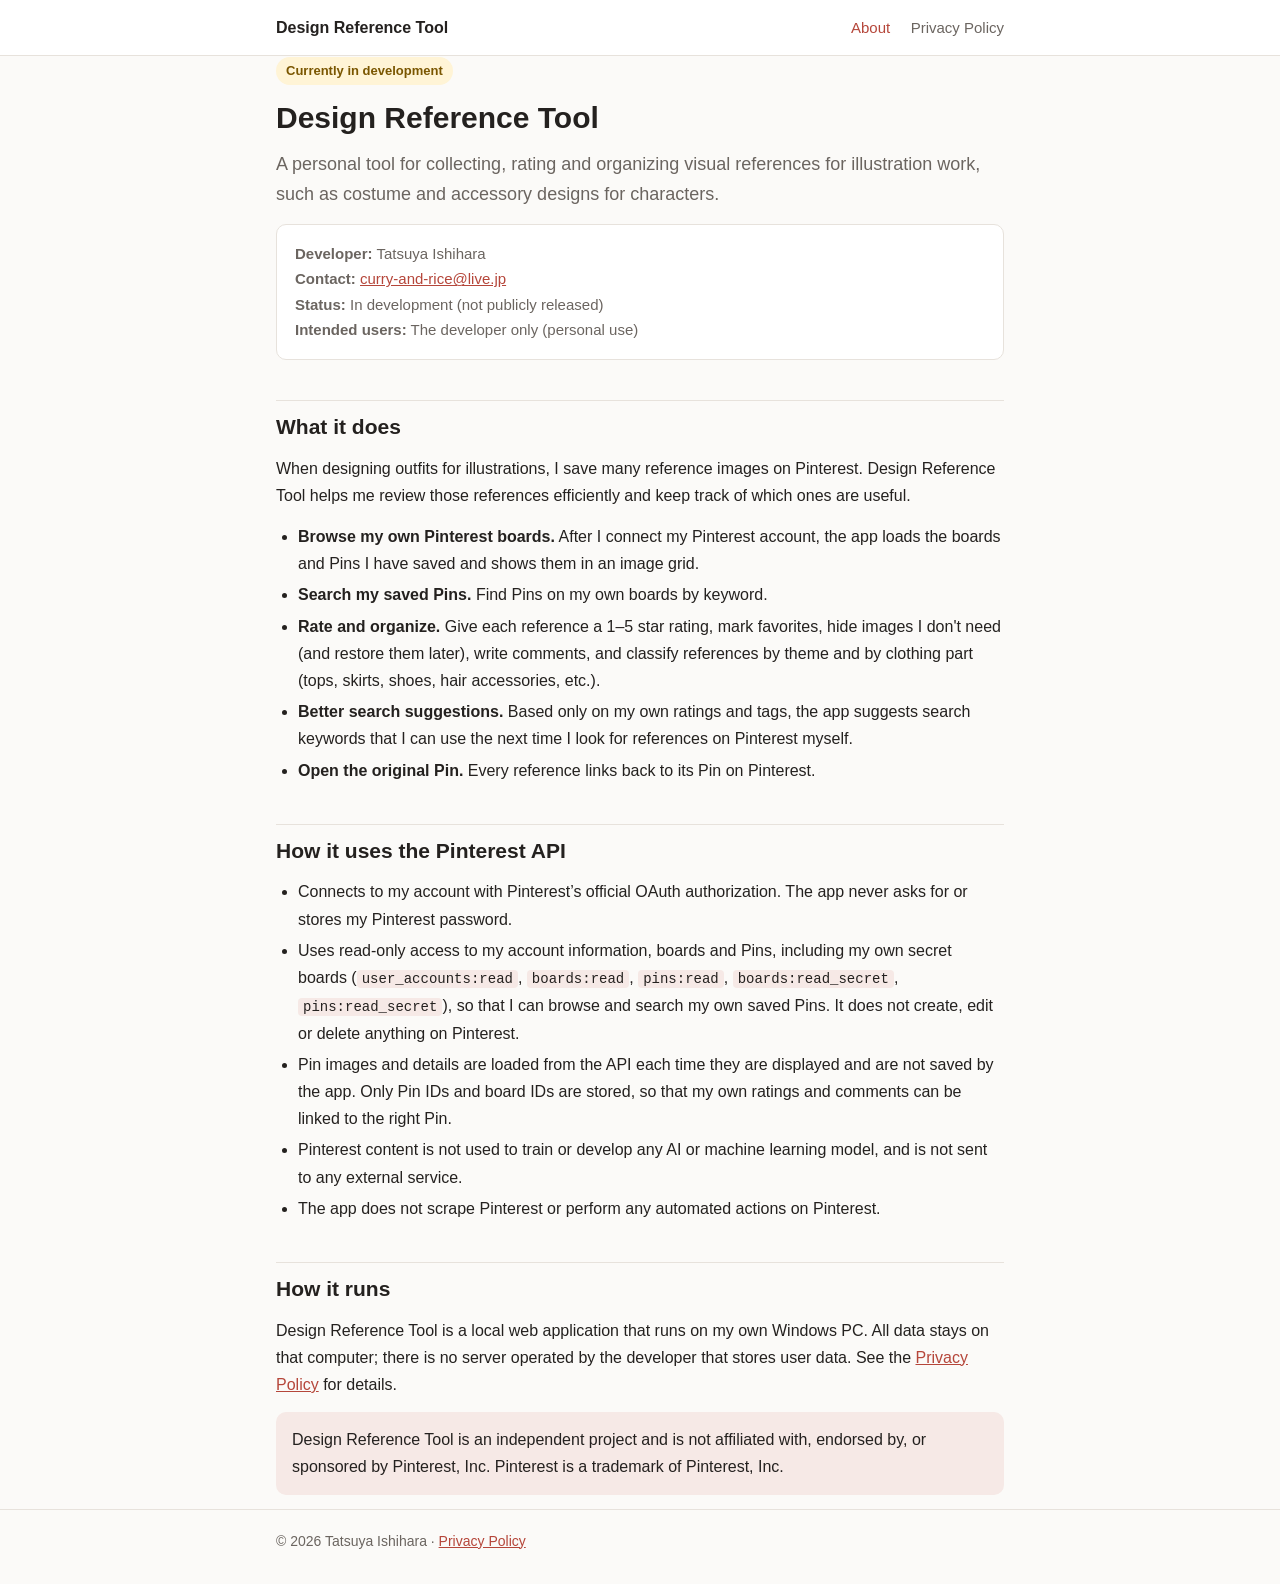
<file: index.html>
<!doctype html>
<html lang="en">
<head>
<meta charset="utf-8">
<meta name="viewport" content="width=device-width, initial-scale=1">
<title>Design Reference Tool</title>
<meta name="description" content="Design Reference Tool is a personal app for collecting and organizing visual references for illustration work.">
<link rel="stylesheet" href="style.css">
</head>
<body>
<header class="site">
  <div class="wrap">
    <a class="brand" href="./">Design Reference Tool</a>
    <nav>
      <a href="./" aria-current="page">About</a>
      <a href="privacy.html">Privacy Policy</a>
    </nav>
  </div>
</header>

<main class="wrap">
  <span class="badge">Currently in development</span>
  <h1>Design Reference Tool</h1>
  <p class="lead">A personal tool for collecting, rating and organizing visual references for illustration work, such as costume and accessory designs for characters.</p>

  <div class="card meta">
    <strong>Developer:</strong> Tatsuya Ishihara<br>
    <strong>Contact:</strong> <a href="mailto:curry-and-rice@live.jp">curry-and-rice@live.jp</a><br>
    <strong>Status:</strong> In development (not publicly released)<br>
    <strong>Intended users:</strong> The developer only (personal use)
  </div>

  <h2>What it does</h2>
  <p>When designing outfits for illustrations, I save many reference images on Pinterest. Design Reference Tool helps me review those references efficiently and keep track of which ones are useful.</p>
  <ul>
    <li><strong>Browse my own Pinterest boards.</strong> After I connect my Pinterest account, the app loads the boards and Pins I have saved and shows them in an image grid.</li>
    <li><strong>Search my saved Pins.</strong> Find Pins on my own boards by keyword.</li>
    <li><strong>Rate and organize.</strong> Give each reference a 1&ndash;5 star rating, mark favorites, hide images I don't need (and restore them later), write comments, and classify references by theme and by clothing part (tops, skirts, shoes, hair accessories, etc.).</li>
    <li><strong>Better search suggestions.</strong> Based only on my own ratings and tags, the app suggests search keywords that I can use the next time I look for references on Pinterest myself.</li>
    <li><strong>Open the original Pin.</strong> Every reference links back to its Pin on Pinterest.</li>
  </ul>

  <h2>How it uses the Pinterest API</h2>
  <ul>
    <li>Connects to my account with Pinterest&rsquo;s official OAuth authorization. The app never asks for or stores my Pinterest password.</li>
    <li>Uses read-only access to my account information, boards and Pins, including my own secret boards (<code>user_accounts:read</code>, <code>boards:read</code>, <code>pins:read</code>, <code>boards:read_secret</code>, <code>pins:read_secret</code>), so that I can browse and search my own saved Pins. It does not create, edit or delete anything on Pinterest.</li>
    <li>Pin images and details are loaded from the API each time they are displayed and are not saved by the app. Only Pin IDs and board IDs are stored, so that my own ratings and comments can be linked to the right Pin.</li>
    <li>Pinterest content is not used to train or develop any AI or machine learning model, and is not sent to any external service.</li>
    <li>The app does not scrape Pinterest or perform any automated actions on Pinterest.</li>
  </ul>

  <h2>How it runs</h2>
  <p>Design Reference Tool is a local web application that runs on my own Windows PC. All data stays on that computer; there is no server operated by the developer that stores user data. See the <a href="privacy.html">Privacy Policy</a> for details.</p>

  <div class="note">Design Reference Tool is an independent project and is not affiliated with, endorsed by, or sponsored by Pinterest, Inc. Pinterest is a trademark of Pinterest, Inc.</div>
</main>

<footer>
  <div class="wrap">&copy; 2026 Tatsuya Ishihara &middot; <a href="privacy.html">Privacy Policy</a></div>
</footer>
</body>
</html>
</file>
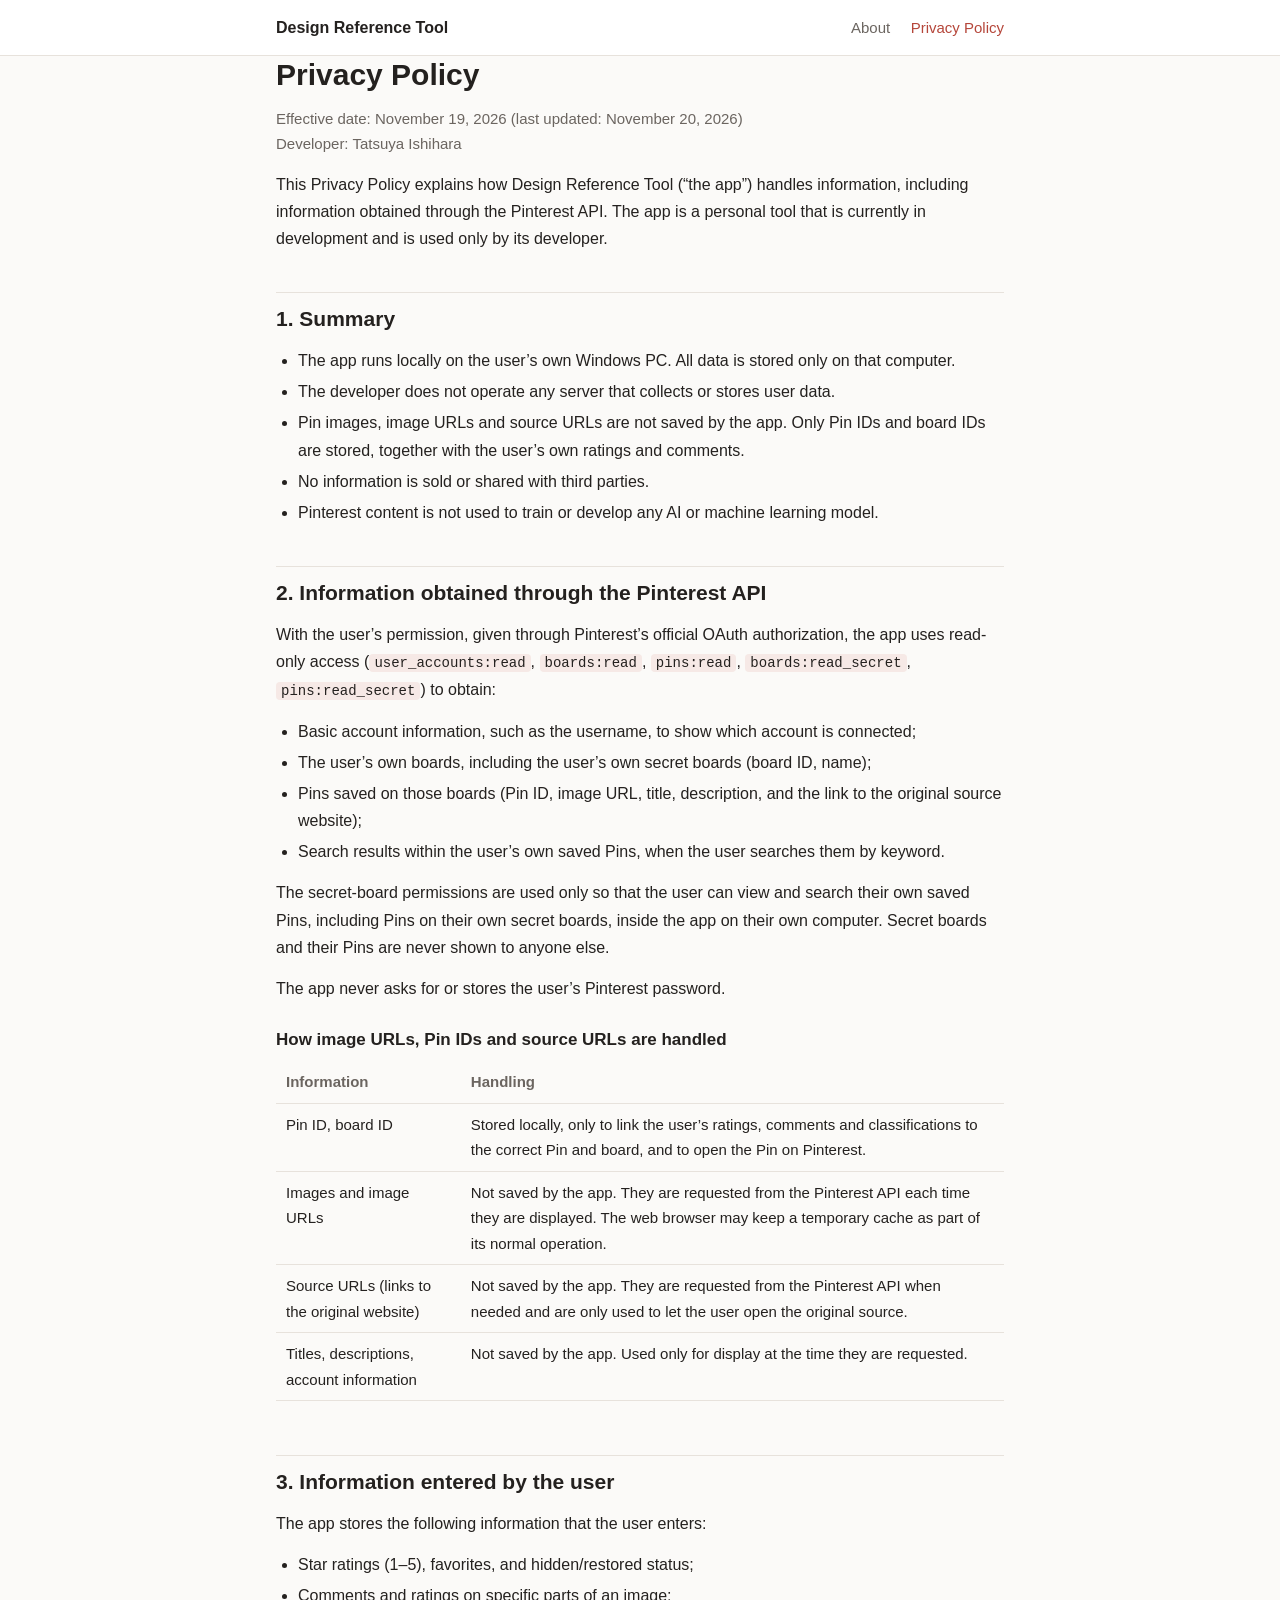
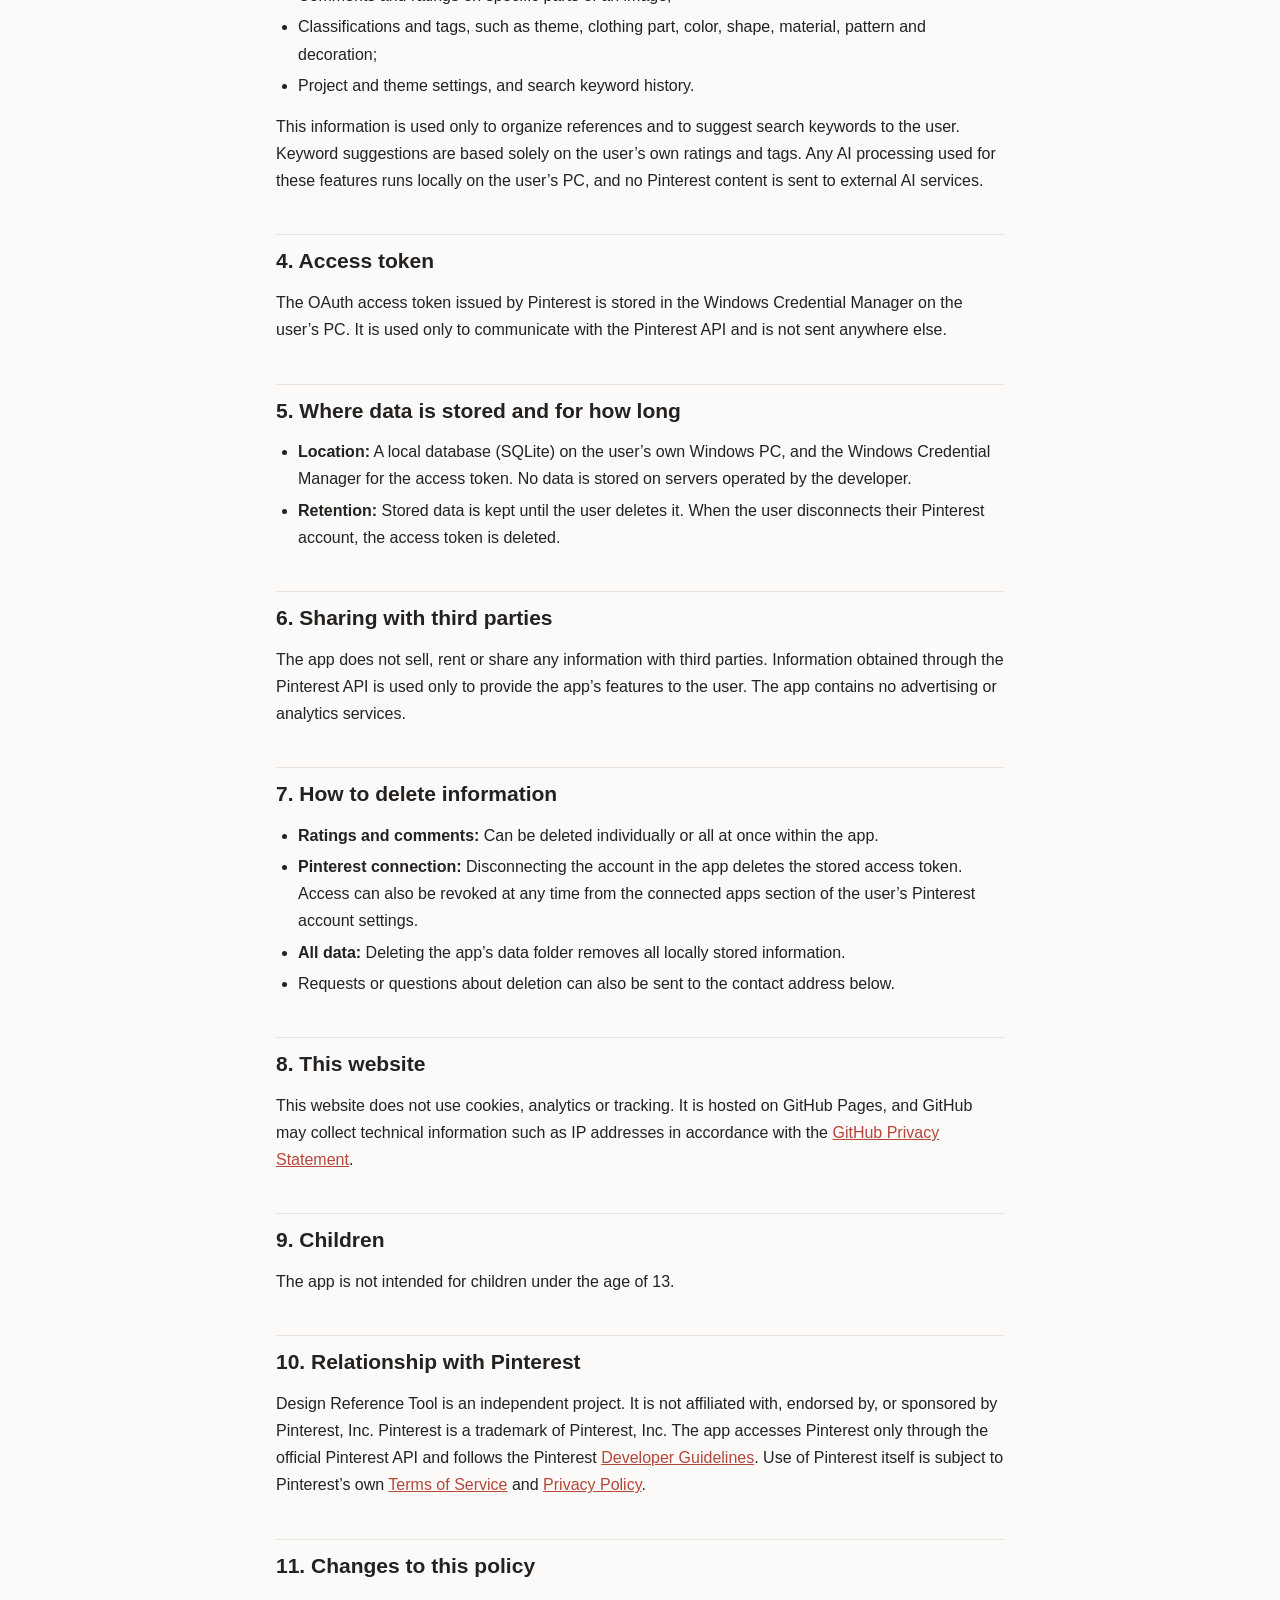
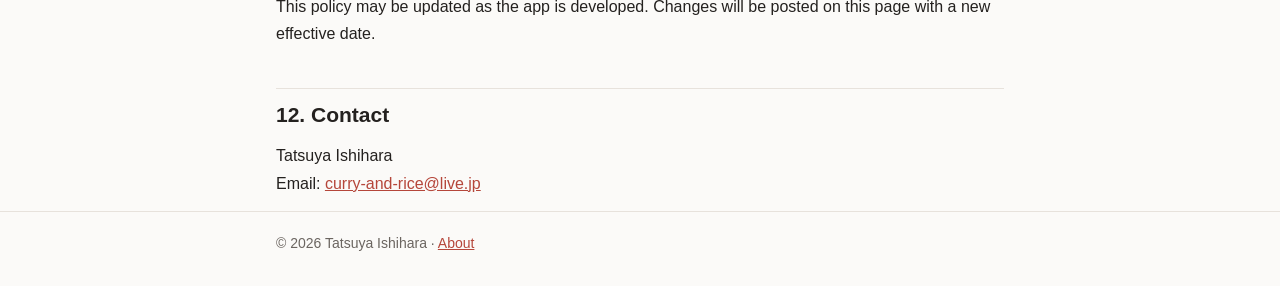
<file: privacy.html>
<!doctype html>
<html lang="en">
<head>
<meta charset="utf-8">
<meta name="viewport" content="width=device-width, initial-scale=1">
<title>Privacy Policy – Design Reference Tool</title>
<meta name="description" content="Privacy Policy for Design Reference Tool.">
<link rel="stylesheet" href="style.css">
</head>
<body>
<header class="site">
  <div class="wrap">
    <a class="brand" href="./">Design Reference Tool</a>
    <nav>
      <a href="./">About</a>
      <a href="privacy.html" aria-current="page">Privacy Policy</a>
    </nav>
  </div>
</header>

<main class="wrap">
  <h1>Privacy Policy</h1>
  <p class="meta">Effective date: November 19, 2026 (last updated: November 20, 2026)<br>Developer: Tatsuya Ishihara</p>

  <p>This Privacy Policy explains how Design Reference Tool (&ldquo;the app&rdquo;) handles information, including information obtained through the Pinterest API. The app is a personal tool that is currently in development and is used only by its developer.</p>

  <h2>1. Summary</h2>
  <ul>
    <li>The app runs locally on the user&rsquo;s own Windows PC. All data is stored only on that computer.</li>
    <li>The developer does not operate any server that collects or stores user data.</li>
    <li>Pin images, image URLs and source URLs are not saved by the app. Only Pin IDs and board IDs are stored, together with the user&rsquo;s own ratings and comments.</li>
    <li>No information is sold or shared with third parties.</li>
    <li>Pinterest content is not used to train or develop any AI or machine learning model.</li>
  </ul>

  <h2>2. Information obtained through the Pinterest API</h2>
  <p>With the user&rsquo;s permission, given through Pinterest&rsquo;s official OAuth authorization, the app uses read-only access (<code>user_accounts:read</code>, <code>boards:read</code>, <code>pins:read</code>, <code>boards:read_secret</code>, <code>pins:read_secret</code>) to obtain:</p>
  <ul>
    <li>Basic account information, such as the username, to show which account is connected;</li>
    <li>The user&rsquo;s own boards, including the user&rsquo;s own secret boards (board ID, name);</li>
    <li>Pins saved on those boards (Pin ID, image URL, title, description, and the link to the original source website);</li>
    <li>Search results within the user&rsquo;s own saved Pins, when the user searches them by keyword.</li>
  </ul>
  <p>The secret-board permissions are used only so that the user can view and search their own saved Pins, including Pins on their own secret boards, inside the app on their own computer. Secret boards and their Pins are never shown to anyone else.</p>
  <p>The app never asks for or stores the user&rsquo;s Pinterest password.</p>

  <h3>How image URLs, Pin IDs and source URLs are handled</h3>
  <div class="table-wrap">
  <table>
    <thead><tr><th>Information</th><th>Handling</th></tr></thead>
    <tbody>
      <tr><td>Pin ID, board ID</td><td>Stored locally, only to link the user&rsquo;s ratings, comments and classifications to the correct Pin and board, and to open the Pin on Pinterest.</td></tr>
      <tr><td>Images and image URLs</td><td>Not saved by the app. They are requested from the Pinterest API each time they are displayed. The web browser may keep a temporary cache as part of its normal operation.</td></tr>
      <tr><td>Source URLs (links to the original website)</td><td>Not saved by the app. They are requested from the Pinterest API when needed and are only used to let the user open the original source.</td></tr>
      <tr><td>Titles, descriptions, account information</td><td>Not saved by the app. Used only for display at the time they are requested.</td></tr>
    </tbody>
  </table>
  </div>

  <h2>3. Information entered by the user</h2>
  <p>The app stores the following information that the user enters:</p>
  <ul>
    <li>Star ratings (1&ndash;5), favorites, and hidden/restored status;</li>
    <li>Comments and ratings on specific parts of an image;</li>
    <li>Classifications and tags, such as theme, clothing part, color, shape, material, pattern and decoration;</li>
    <li>Project and theme settings, and search keyword history.</li>
  </ul>
  <p>This information is used only to organize references and to suggest search keywords to the user. Keyword suggestions are based solely on the user&rsquo;s own ratings and tags. Any AI processing used for these features runs locally on the user&rsquo;s PC, and no Pinterest content is sent to external AI services.</p>

  <h2>4. Access token</h2>
  <p>The OAuth access token issued by Pinterest is stored in the Windows Credential Manager on the user&rsquo;s PC. It is used only to communicate with the Pinterest API and is not sent anywhere else.</p>

  <h2>5. Where data is stored and for how long</h2>
  <ul>
    <li><strong>Location:</strong> A local database (SQLite) on the user&rsquo;s own Windows PC, and the Windows Credential Manager for the access token. No data is stored on servers operated by the developer.</li>
    <li><strong>Retention:</strong> Stored data is kept until the user deletes it. When the user disconnects their Pinterest account, the access token is deleted.</li>
  </ul>

  <h2>6. Sharing with third parties</h2>
  <p>The app does not sell, rent or share any information with third parties. Information obtained through the Pinterest API is used only to provide the app&rsquo;s features to the user. The app contains no advertising or analytics services.</p>

  <h2>7. How to delete information</h2>
  <ul>
    <li><strong>Ratings and comments:</strong> Can be deleted individually or all at once within the app.</li>
    <li><strong>Pinterest connection:</strong> Disconnecting the account in the app deletes the stored access token. Access can also be revoked at any time from the connected apps section of the user&rsquo;s Pinterest account settings.</li>
    <li><strong>All data:</strong> Deleting the app&rsquo;s data folder removes all locally stored information.</li>
    <li>Requests or questions about deletion can also be sent to the contact address below.</li>
  </ul>

  <h2>8. This website</h2>
  <p>This website does not use cookies, analytics or tracking. It is hosted on GitHub Pages, and GitHub may collect technical information such as IP addresses in accordance with the <a href="https://docs.github.com/en/site-policy/privacy-policies/github-general-privacy-statement">GitHub Privacy Statement</a>.</p>

  <h2>9. Children</h2>
  <p>The app is not intended for children under the age of 13.</p>

  <h2>10. Relationship with Pinterest</h2>
  <p>Design Reference Tool is an independent project. It is not affiliated with, endorsed by, or sponsored by Pinterest, Inc. Pinterest is a trademark of Pinterest, Inc. The app accesses Pinterest only through the official Pinterest API and follows the Pinterest <a href="https://policy.pinterest.com/en/developer-guidelines">Developer Guidelines</a>. Use of Pinterest itself is subject to Pinterest&rsquo;s own <a href="https://policy.pinterest.com/en/terms-of-service">Terms of Service</a> and <a href="https://policy.pinterest.com/en/privacy-policy">Privacy Policy</a>.</p>

  <h2>11. Changes to this policy</h2>
  <p>This policy may be updated as the app is developed. Changes will be posted on this page with a new effective date.</p>

  <h2>12. Contact</h2>
  <p>Tatsuya Ishihara<br>Email: <a href="mailto:curry-and-rice@live.jp">curry-and-rice@live.jp</a></p>
</main>

<footer>
  <div class="wrap">&copy; 2026 Tatsuya Ishihara &middot; <a href="./">About</a></div>
</footer>
</body>
</html>
</file>
<file: style.css>
:root {
  --bg: #fbfaf8;
  --surface: #ffffff;
  --text: #24211f;
  --muted: #6b6560;
  --line: #e7e2dc;
  --accent: #b5463a;
  --accent-soft: #f6e9e6;
  --badge-bg: #fff4d6;
  --badge-text: #7a5600;
}
@media (prefers-color-scheme: dark) {
  :root {
    --bg: #1a1918;
    --surface: #232120;
    --text: #ece8e3;
    --muted: #a8a19a;
    --line: #3a3634;
    --accent: #e8806f;
    --accent-soft: #3a2a27;
    --badge-bg: #3d3420;
    --badge-text: #f1d48a;
  }
}
* { box-sizing: border-box; }
html { -webkit-text-size-adjust: 100%; }
body {
  margin: 0;
  background: var(--bg);
  color: var(--text);
  font-family: -apple-system, BlinkMacSystemFont, "Segoe UI", Roboto, "Helvetica Neue", Arial, sans-serif;
  font-size: 16px;
  line-height: 1.7;
}
.wrap { max-width: 760px; margin: 0 auto; padding: 0 16px; }
header.site {
  border-bottom: 1px solid var(--line);
  background: var(--surface);
}
header.site .wrap {
  display: flex; align-items: center; justify-content: space-between;
  flex-wrap: wrap; gap: 8px; padding-top: 14px; padding-bottom: 14px;
}
.brand { font-weight: 700; color: var(--text); text-decoration: none; }
nav a { color: var(--muted); text-decoration: none; margin-left: 16px; font-size: 15px; }
nav a:first-child { margin-left: 0; }
nav a:hover, nav a[aria-current="page"] { color: var(--accent); }
main { padding: 40px 0 56px; }
h1 { font-size: 30px; line-height: 1.25; margin: 0 0 12px; }
h2 { font-size: 21px; margin: 40px 0 10px; padding-top: 8px; border-top: 1px solid var(--line); }
h3 { font-size: 17px; margin: 24px 0 6px; }
p, ul, table { margin: 0 0 14px; }
ul { padding-left: 22px; }
li { margin-bottom: 4px; }
a { color: var(--accent); }
.lead { font-size: 18px; color: var(--muted); }
.badge {
  display: inline-block; font-size: 13px; font-weight: 600;
  background: var(--badge-bg); color: var(--badge-text);
  padding: 3px 10px; border-radius: 999px; margin-bottom: 14px;
}
.card {
  background: var(--surface); border: 1px solid var(--line);
  border-radius: 10px; padding: 16px 18px; margin: 0 0 14px;
}
.meta { color: var(--muted); font-size: 15px; }
.note {
  background: var(--accent-soft); border-radius: 10px;
  padding: 14px 16px; margin: 0 0 14px;
}
.table-wrap { overflow-x: auto; }
table { border-collapse: collapse; width: 100%; font-size: 15px; }
th, td { text-align: left; vertical-align: top; padding: 8px 10px; border-bottom: 1px solid var(--line); }
th { color: var(--muted); font-weight: 600; }
code { font-size: 14px; background: var(--accent-soft); padding: 1px 5px; border-radius: 4px; overflow-wrap: anywhere; }
footer {
  border-top: 1px solid var(--line); color: var(--muted);
  font-size: 14px; padding: 20px 0 32px;
}
@media (max-width: 480px) {
  h1 { font-size: 25px; }
  .lead { font-size: 17px; }
}
</file>
